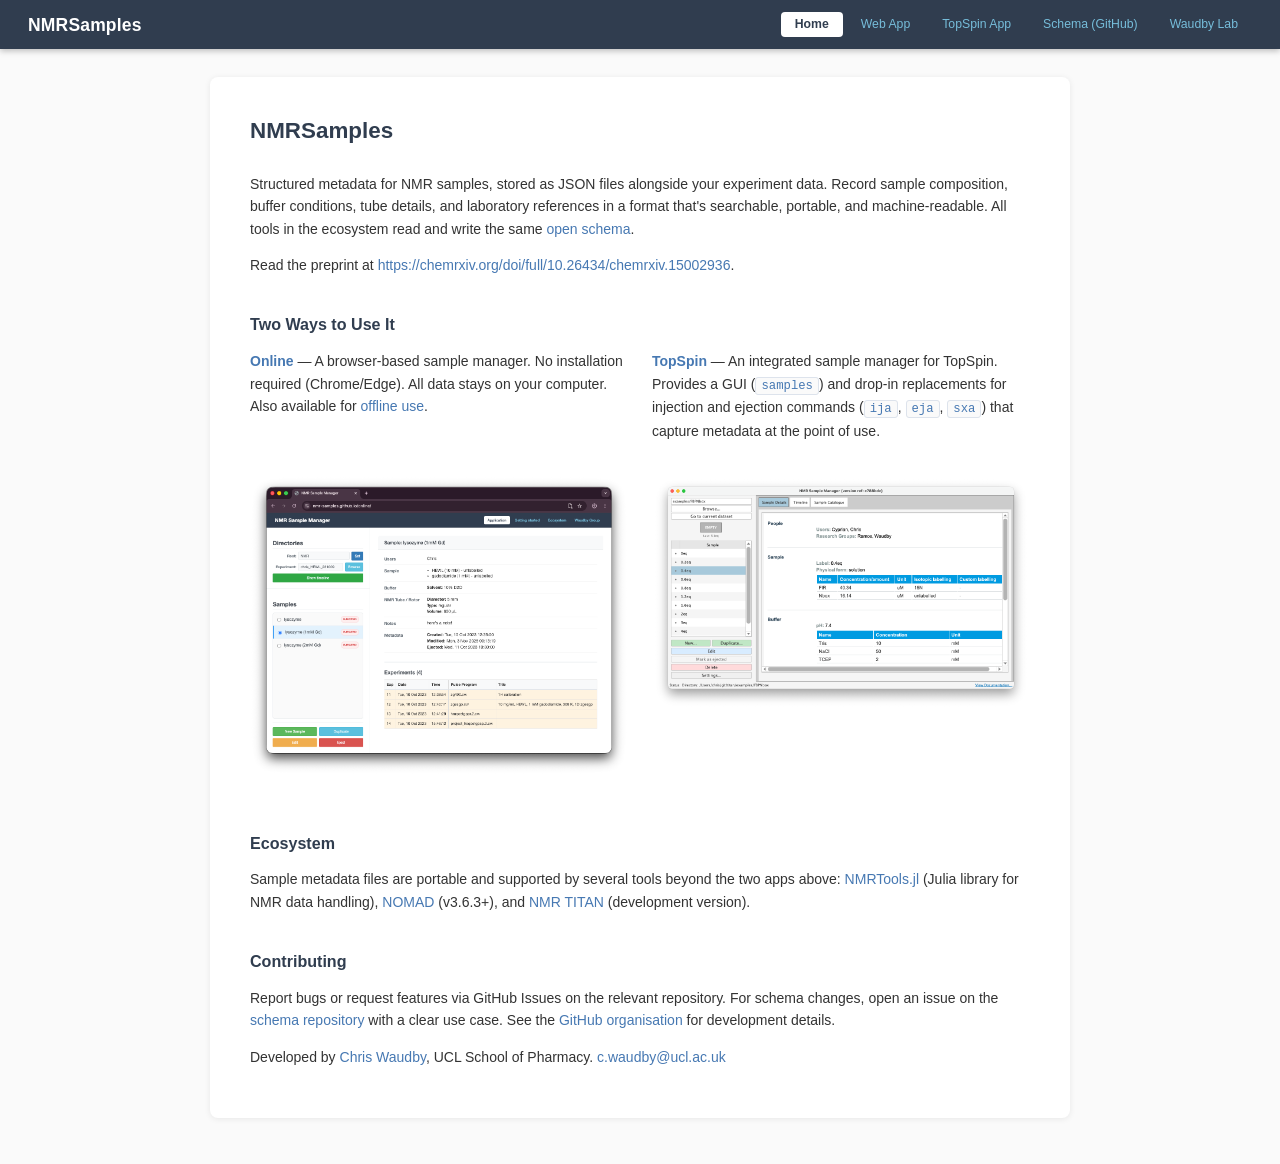
<file: index.html>
<!DOCTYPE html>
<html lang="en">

<head>
    <meta charset="UTF-8">
    <meta name="viewport" content="width=device-width, initial-scale=1.0">
    <title>NMRSamples</title>
    <meta name="description" content="NMRSamples is an ecosystem of tools for structured NMR sample metadata, stored as portable JSON files alongside your experiment data. Links to the browser-based sample manager and the Bruker TopSpin plugin.">
    <link rel="canonical" href="https://nmrsamples.github.io/">
    <link rel="stylesheet" href="css/docs.css">
</head>

<body>
    <header class="header">
        <div class="header-content">
            <h1>NMRSamples</h1>
            <nav class="nav">
                <a href="https://nmrsamples.github.io/" class="active">Home</a>
                <a href="https://nmrsamples.github.io/online/">Web App</a>
                <a href="https://nmrsamples.github.io/topspin/">TopSpin App</a>
                <a href="https://github.com/NMRSamples/schema">Schema (GitHub)</a>
                <a href="https://waudbylab.org/">Waudby Lab</a>
            </nav>
        </div>
    </header>

    <div class="content">
        <h1>NMRSamples</h1>

        <p>Structured metadata for NMR samples, stored as JSON files alongside your
            experiment data. Record sample composition, buffer conditions, tube details, and
            laboratory references in a format that's searchable, portable, and
            machine-readable. All tools in the ecosystem read and write the same
            <a href="https://github.com/NMRSamples/schema">open schema</a>.
        </p>

        <p>Read the preprint at <a href="https://chemrxiv.org/doi/full/10.26434/chemrxiv.15002936">https://chemrxiv.org/doi/full/10.26434/chemrxiv.15002936</a>.</p>

        <h2>Two Ways to Use It</h2>

        <div class="two-column">
            <div>
                <p><strong><a href="https://nmrsamples.github.io/online/">Online</a></strong> —
                    A browser-based sample manager. No installation required (Chrome/Edge). All data
                    stays on your computer. Also available for
                    <a href="https://nmrsamples.github.io/online/getting-started.html">offline use</a>.
                </p>
            </div>
            <div>
                <p><strong><a href="https://nmrsamples.github.io/topspin/">TopSpin</a></strong> —
                    An integrated sample manager for TopSpin. Provides a GUI
                    (<code>samples</code>) and drop-in replacements for injection and ejection commands
                    (<code>ija</code>, <code>eja</code>, <code>sxa</code>) that capture metadata at
                    the point of use.
                </p>
            </div>
        </div>
        <div class="two-column">
            <a href="https://nmrsamples.github.io/online/"><img src="images/web-viewer.png"
                    alt="Screenshot of the web app" class="screenshot"></a>
            <a href="https://nmrsamples.github.io/topspin/"><img src="images/topspin-screenshot.png"
                    alt="Screenshot of the TopSpin app" class="screenshot"></a>
        </div>

        <h2>Ecosystem</h2>

        <p>Sample metadata files are portable and supported by several tools beyond the
            two apps above:
            <a href="https://waudbylab.org/NMRTools.jl">NMRTools.jl</a> (Julia
            library for NMR data handling),
            <a href="https://github.com/nomad-nmr">NOMAD</a> (v3.6.3+), and
            <a href="https://www.nmr-titan.com">NMR TITAN</a> (development version).
        </p>

        <h2>Contributing</h2>

        <p>Report bugs or request features via GitHub Issues on the relevant repository.
            For schema changes, open an issue on the
            <a href="https://github.com/NMRSamples/schema">schema repository</a> with a
            clear use case. See the
            <a href="https://github.com/NMRSamples">GitHub organisation</a> for development
            details.
        </p>

        <p>Developed by <a href="https://waudbylab.org/">Chris Waudby</a>,
            UCL School of Pharmacy.
            <a href="mailto:c.waudby@ucl.ac.uk">c.waudby@ucl.ac.uk</a>
        </p>

    </div>
</body>

</html>
</file>
<file: css/docs.css>
/* NMR Sample Manager — Documentation pages shared styles */

/* ── Tokens ────────────────────────────────────────────── */
:root {
    --navy: #303D4F;
    --link-blue: #76BDDA;
    --mid-blue: #4678B2;
    --bg: #FAFAFA;
    --card-bg: #FFFFFF;
    --text: #333333;
    --text-muted: #6c757d;
}

/* ── Reset ─────────────────────────────────────────────── */
*,
*::before,
*::after {
    box-sizing: border-box;
    margin: 0;
    padding: 0;
}

/* ── Base ──────────────────────────────────────────────── */
html {
    font-size: 14px;
}

body {
    font-family: -apple-system, BlinkMacSystemFont, 'Segoe UI', Roboto, sans-serif;
    font-size: 1rem;
    line-height: 1.6;
    color: var(--text);
    background: var(--bg);
}

/* ── Header / Nav ──────────────────────────────────────── */
.header {
    background: var(--navy);
    color: #fff;
    padding: 0.75rem 0;
    box-shadow: 0 2px 6px rgba(0, 0, 0, 0.25);
}

.header-content {
    padding: 0 2rem;
    display: flex;
    justify-content: space-between;
    align-items: center;
    gap: 1rem;
}

.header h1 {
    font-size: 1.25rem;
    font-weight: 600;
    letter-spacing: 0.01em;
    color: #fff;
    /* Override content h1 rule */
    margin-bottom: 0;
}

.nav {
    display: flex;
    gap: 4px;
    flex-wrap: wrap;
    align-items: center;
}

.nav a {
    color: var(--link-blue);
    text-decoration: none;
    padding: 6px 14px;
    border-radius: 4px;
    font-size: 0.875rem;
    font-weight: 500;
    transition: background 0.15s, color 0.15s;
    white-space: nowrap;
    line-height: 1;
}

.nav a:hover {
    background: rgba(118, 189, 218, 0.15);
    color: #fff;
}

.nav a.active {
    background: #fff;
    color: var(--navy);
    font-weight: 600;
}

/* ── Content card ──────────────────────────────────────── */
.content {
    max-width: 860px;
    margin: 28px auto 48px;
    padding: 36px 40px;
    background: var(--card-bg);
    border-radius: 8px;
    box-shadow: 0 1px 6px rgba(0, 0, 0, 0.08);
}

/* ── Typography (scoped to content card) ───────────────── */
.content h1 {
    font-size: 1.6rem;
    font-weight: 700;
    color: var(--navy);
    margin-bottom: 24px;
}

.content h2 {
    font-size: 1.15rem;
    font-weight: 600;
    color: var(--navy);
    margin-top: 36px;
    margin-bottom: 12px;
}

.content h3 {
    font-size: 1rem;
    font-weight: 600;
    color: #495057;
    margin-top: 22px;
    margin-bottom: 8px;
}

.content p {
    margin-bottom: 14px;
}

.content ul,
.content ol {
    margin: 12px 0;
    padding-left: 22px;
}

.content li {
    margin-bottom: 5px;
}

/* ── Links ─────────────────────────────────────────────── */
.content a {
    color: var(--mid-blue);
    text-decoration: none;
}

.content a:hover {
    text-decoration: underline;
}

/* ── Inline code ───────────────────────────────────────── */
code {
    font-family: 'Menlo', 'Monaco', 'Consolas', monospace;
    font-size: 0.875em;
    color: var(--mid-blue);
    background: var(--bg);
    border: 1px solid #dde3ec;
    padding: 1px 5px;
    border-radius: 3px;
}

/* ── Images ────────────────────────────────────────────── */
.content img {
    display: block;
    width: 100%;
    max-width: 600px;
    margin: 20px 0;
    border-radius: 6px;
    border: 1px solid #e4e8ef;
}

/* ── Screenshots ───────────────────────────────────────── */
.content img.screenshot {
    max-width: 100%;
    margin: 20px auto;
    border: none;
    border-radius: 0;
}

/* ── Two-column layout ─────────────────────────────────── */
.two-column {
    display: grid;
    grid-template-columns: 1fr 1fr;
    gap: 24px;
}

@media (max-width: 600px) {
    .two-column {
        grid-template-columns: 1fr;
    }
}

/* ── Responsive ───────────────────────────────────────── */
@media (max-width: 640px) {
    .header-content {
        flex-direction: column;
        align-items: flex-start;
        padding: 0 1rem;
    }

    .header h1 {
        font-size: 1.1rem;
    }

    .nav {
        gap: 2px;
    }

    .nav a {
        padding: 5px 10px;
        font-size: 0.8rem;
    }

    .content {
        margin: 16px 10px 32px;
        padding: 24px 20px;
    }
}
</file>
